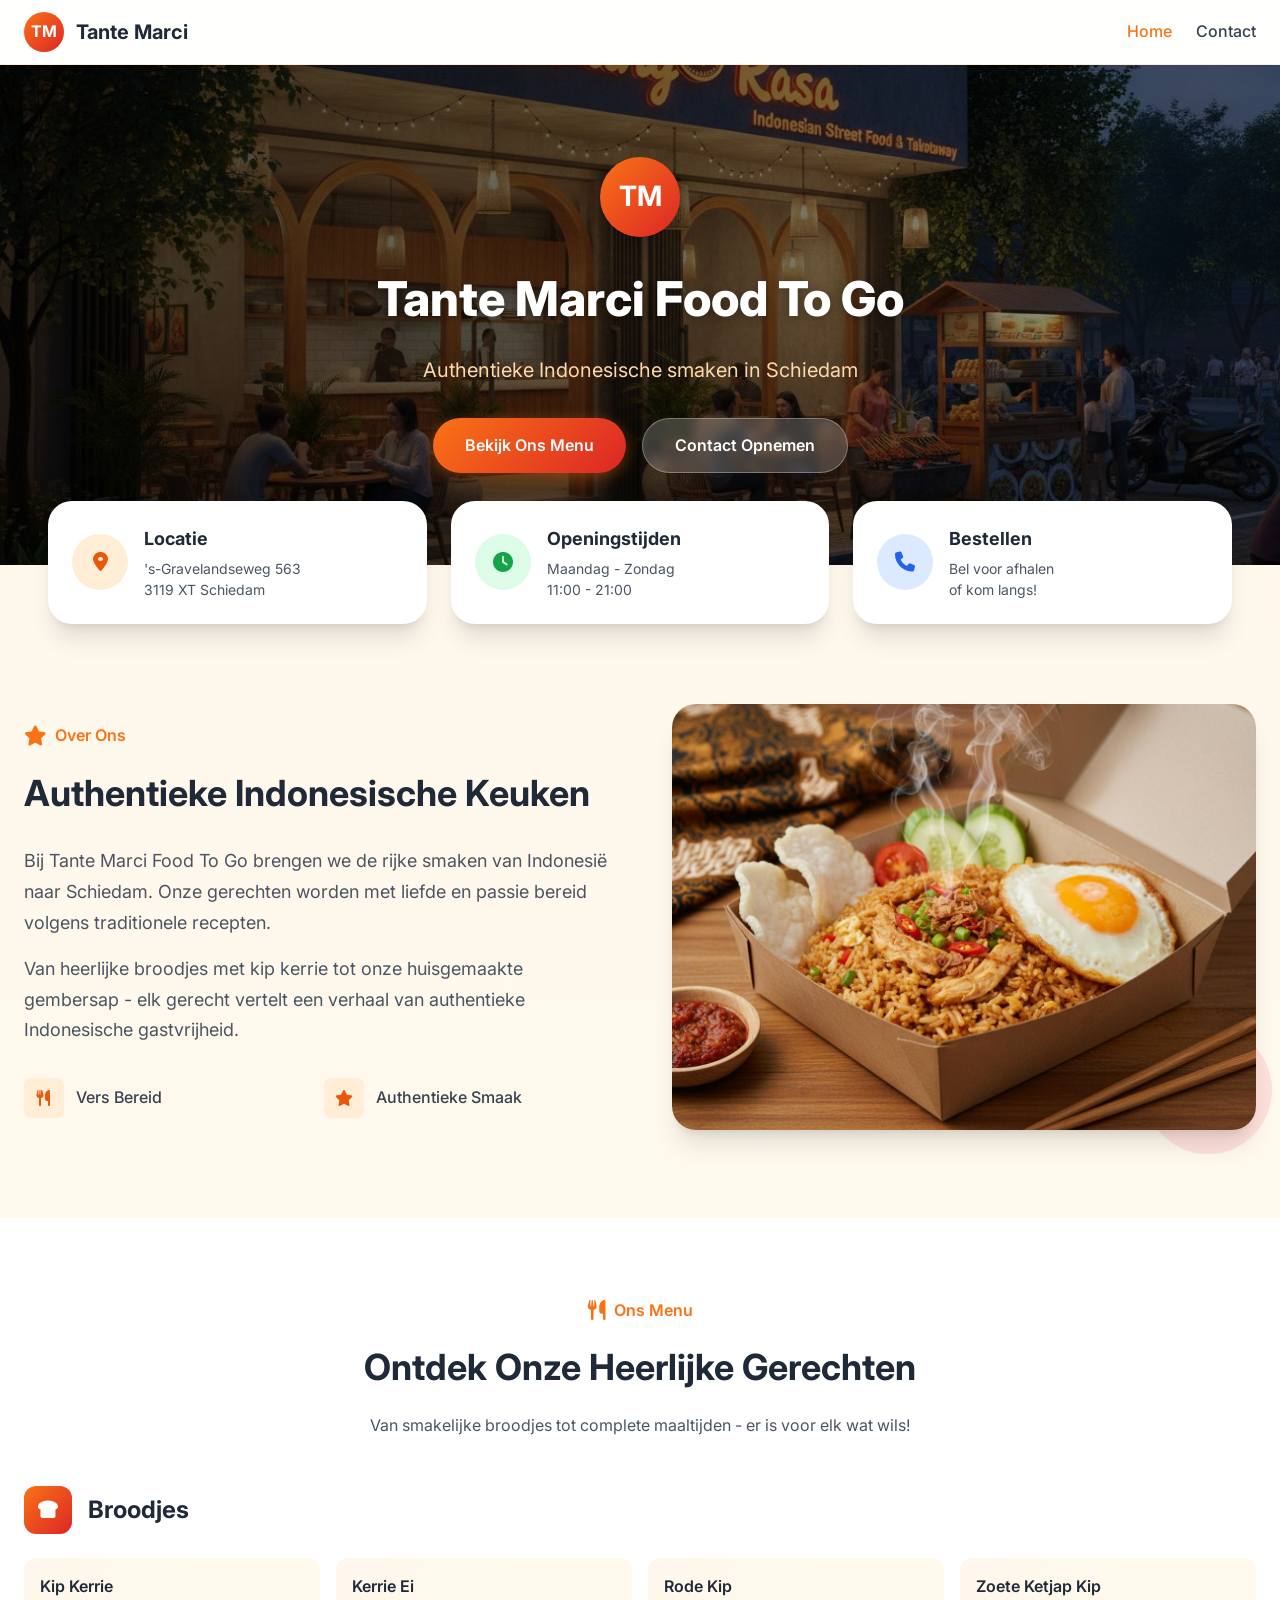
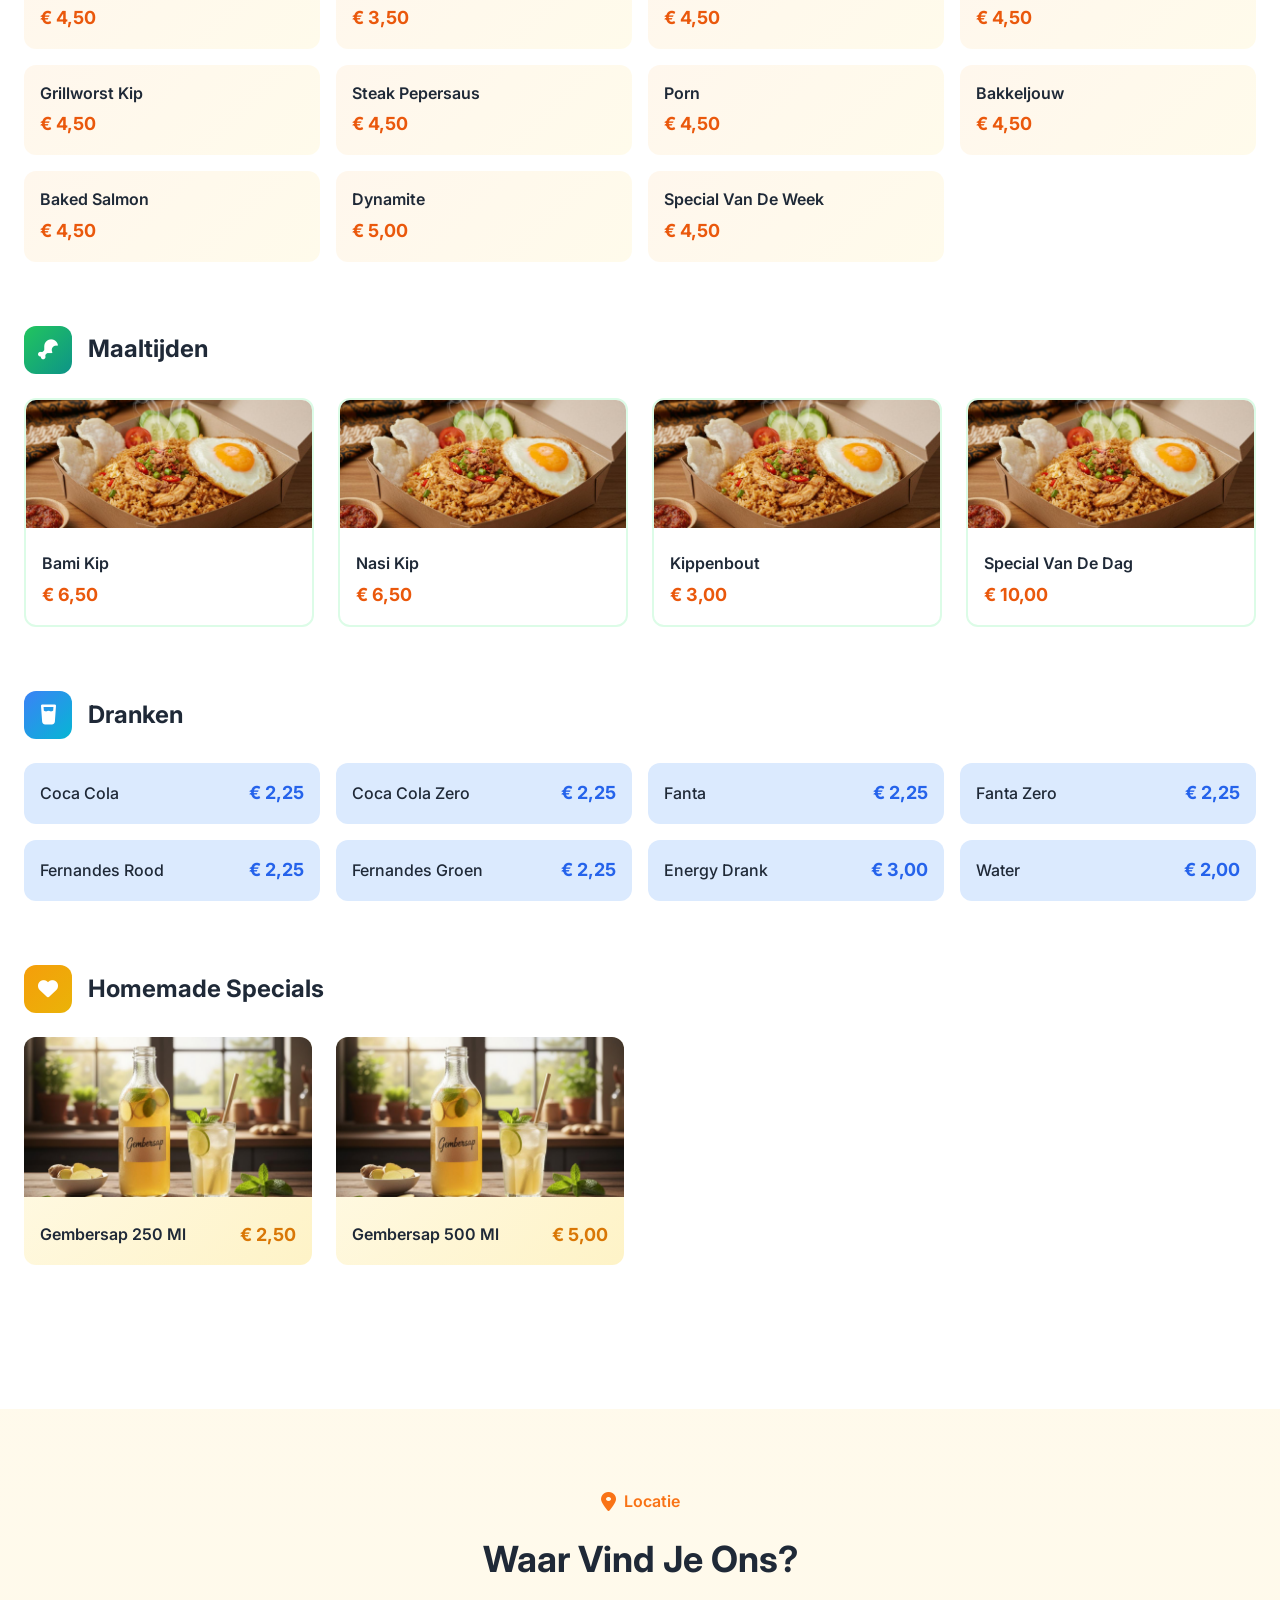
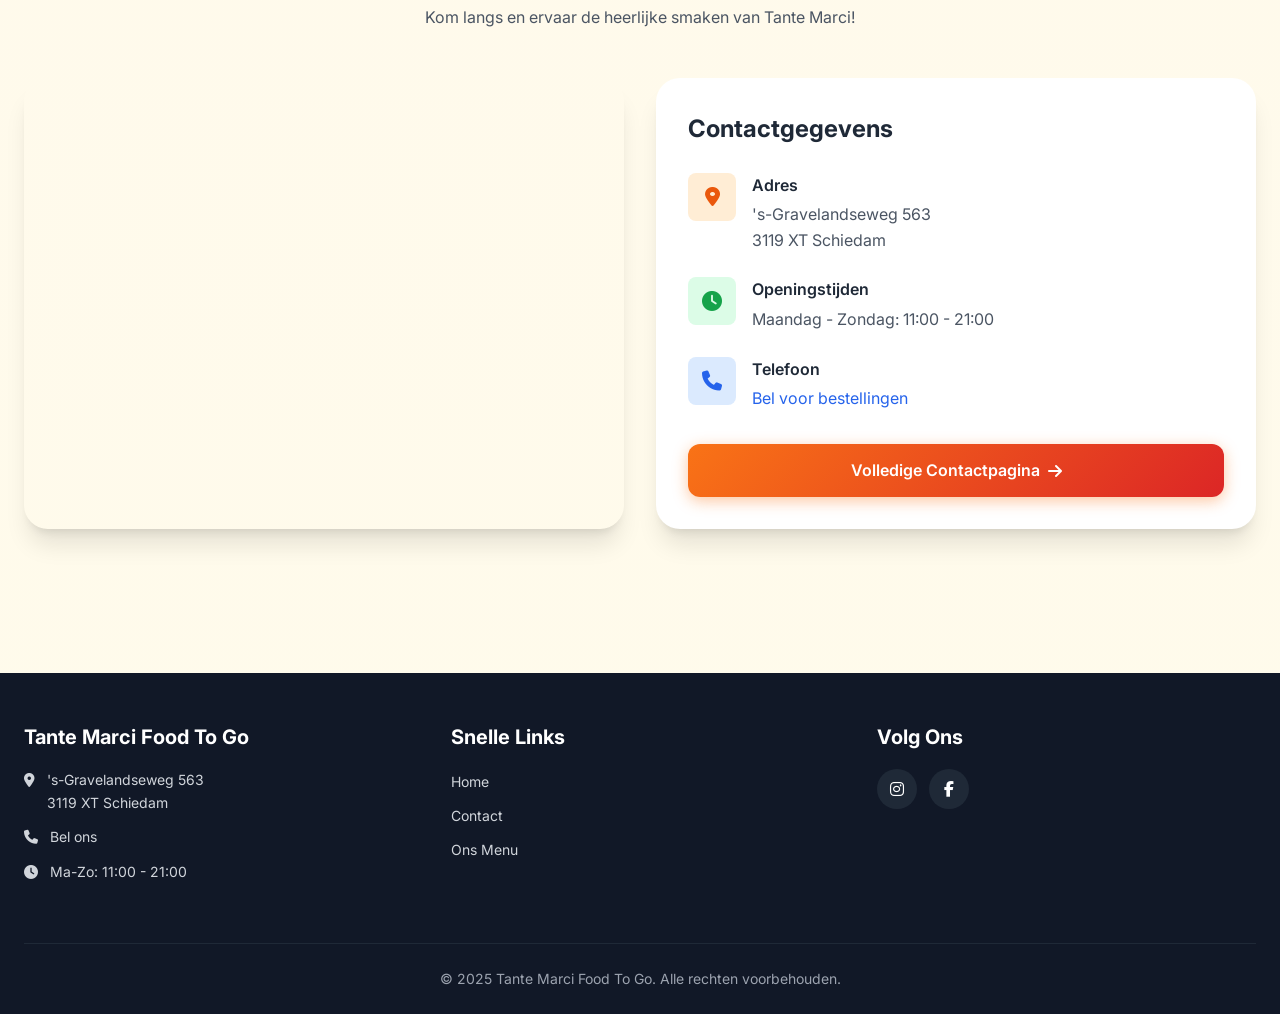
<file: index.html>
<!DOCTYPE html>
<html lang="nl">
<head>
    <meta charset="UTF-8">
    <meta name="viewport" content="width=device-width, initial-scale=1.0">
    <title>Tante Marci Food To Go - Indonesisch Restaurant Schiedam</title>
    <link rel="stylesheet" href="styles.css">
    <link href="https://fonts.googleapis.com/css2?family=Inter:wght@300;400;500;600;700;800&display=swap" rel="stylesheet">
    <link rel="stylesheet" href="https://cdnjs.cloudflare.com/ajax/libs/font-awesome/6.4.0/css/all.min.css">
</head>
<body>
    <!-- Navigation -->
    <nav class="navbar">
        <div class="nav-container">
            <a href="index.html" class="logo">
                <div class="logo-circle">TM</div>
                <span class="logo-text">Tante Marci</span>
            </a>
            <div class="nav-links">
                <a href="index.html" class="nav-link active">Home</a>
                <a href="contact.html" class="nav-link">Contact</a>
            </div>
            <button class="mobile-menu-btn" onclick="toggleMenu()">
                <i class="fas fa-bars"></i>
            </button>
        </div>
        <div class="mobile-menu" id="mobileMenu">
            <a href="index.html" class="mobile-link">Home</a>
            <a href="contact.html" class="mobile-link">Contact</a>
        </div>
    </nav>

    <!-- Hero Section -->
    <section class="hero">
        <div class="hero-bg">
            <img src="restaurant-hero.jpg" alt="Tante Marci Restaurant">
            <div class="hero-overlay"></div>
        </div>
        <div class="hero-content">
            <div class="hero-logo">
                <div class="hero-logo-circle">TM</div>
            </div>
            <h1>Tante Marci Food To Go</h1>
            <p class="hero-subtitle">Authentieke Indonesische smaken in Schiedam</p>
            <div class="hero-buttons">
                <a href="#menu" class="btn btn-primary">Bekijk Ons Menu</a>
                <a href="contact.html" class="btn btn-secondary">Contact Opnemen</a>
            </div>
        </div>
    </section>

    <!-- Info Cards -->
    <section class="info-cards">
        <div class="container">
            <div class="cards-grid">
                <div class="info-card">
                    <div class="info-icon orange">
                        <i class="fas fa-map-marker-alt"></i>
                    </div>
                    <div class="info-content">
                        <h3>Locatie</h3>
                        <p>'s-Gravelandseweg 563<br>3119 XT Schiedam</p>
                    </div>
                </div>
                <div class="info-card">
                    <div class="info-icon green">
                        <i class="fas fa-clock"></i>
                    </div>
                    <div class="info-content">
                        <h3>Openingstijden</h3>
                        <p>Maandag - Zondag<br>11:00 - 21:00</p>
                    </div>
                </div>
                <div class="info-card">
                    <div class="info-icon blue">
                        <i class="fas fa-phone"></i>
                    </div>
                    <div class="info-content">
                        <h3>Bestellen</h3>
                        <p>Bel voor afhalen<br>of kom langs!</p>
                    </div>
                </div>
            </div>
        </div>
    </section>

    <!-- About Section -->
    <section class="about">
        <div class="container">
            <div class="about-grid">
                <div class="about-content">
                    <div class="section-label">
                        <i class="fas fa-star"></i>
                        <span>Over Ons</span>
                    </div>
                    <h2>Authentieke Indonesische Keuken</h2>
                    <p>Bij Tante Marci Food To Go brengen we de rijke smaken van Indonesië naar Schiedam. Onze gerechten worden met liefde en passie bereid volgens traditionele recepten.</p>
                    <p>Van heerlijke broodjes met kip kerrie tot onze huisgemaakte gembersap - elk gerecht vertelt een verhaal van authentieke Indonesische gastvrijheid.</p>
                    <div class="about-features">
                        <div class="feature">
                            <div class="feature-icon">
                                <i class="fas fa-utensils"></i>
                            </div>
                            <span>Vers Bereid</span>
                        </div>
                        <div class="feature">
                            <div class="feature-icon">
                                <i class="fas fa-star"></i>
                            </div>
                            <span>Authentieke Smaak</span>
                        </div>
                    </div>
                </div>
                <div class="about-image">
                    <div class="image-decoration orange"></div>
                    <div class="image-decoration red"></div>
                    <img src="nasi-kip.jpg" alt="Heerlijk Indonesisch eten">
                </div>
            </div>
        </div>
    </section>

    <!-- Menu Section -->
    <section id="menu" class="menu">
        <div class="container">
            <div class="section-header">
                <div class="section-label center">
                    <i class="fas fa-utensils"></i>
                    <span>Ons Menu</span>
                </div>
                <h2>Ontdek Onze Heerlijke Gerechten</h2>
                <p>Van smakelijke broodjes tot complete maaltijden - er is voor elk wat wils!</p>
            </div>

            <!-- Broodjes -->
            <div class="menu-category">
                <div class="category-header">
                    <div class="category-icon orange-gradient">
                        <i class="fas fa-bread-slice"></i>
                    </div>
                    <h3>Broodjes</h3>
                </div>
                <div class="menu-grid">
                    <div class="menu-item">
                        <div class="item-info">
                            <h4>Kip Kerrie</h4>
                            <span class="price">€ 4,50</span>
                        </div>
                    </div>
                    <div class="menu-item">
                        <div class="item-info">
                            <h4>Kerrie Ei</h4>
                            <span class="price">€ 3,50</span>
                        </div>
                    </div>
                    <div class="menu-item">
                        <div class="item-info">
                            <h4>Rode Kip</h4>
                            <span class="price">€ 4,50</span>
                        </div>
                    </div>
                    <div class="menu-item">
                        <div class="item-info">
                            <h4>Zoete Ketjap Kip</h4>
                            <span class="price">€ 4,50</span>
                        </div>
                    </div>
                    <div class="menu-item">
                        <div class="item-info">
                            <h4>Grillworst Kip</h4>
                            <span class="price">€ 4,50</span>
                        </div>
                    </div>
                    <div class="menu-item">
                        <div class="item-info">
                            <h4>Steak Pepersaus</h4>
                            <span class="price">€ 4,50</span>
                        </div>
                    </div>
                    <div class="menu-item">
                        <div class="item-info">
                            <h4>Porn</h4>
                            <span class="price">€ 4,50</span>
                        </div>
                    </div>
                    <div class="menu-item">
                        <div class="item-info">
                            <h4>Bakkeljouw</h4>
                            <span class="price">€ 4,50</span>
                        </div>
                    </div>
                    <div class="menu-item">
                        <div class="item-info">
                            <h4>Baked Salmon</h4>
                            <span class="price">€ 4,50</span>
                        </div>
                    </div>
                    <div class="menu-item">
                        <div class="item-info">
                            <h4>Dynamite</h4>
                            <span class="price">€ 5,00</span>
                        </div>
                    </div>
                    <div class="menu-item">
                        <div class="item-info">
                            <h4>Special Van De Week</h4>
                            <span class="price">€ 4,50</span>
                        </div>
                    </div>
                </div>
            </div>

            <!-- Maaltijden -->
            <div class="menu-category">
                <div class="category-header">
                    <div class="category-icon green-gradient">
                        <i class="fas fa-drumstick-bite"></i>
                    </div>
                    <h3>Maaltijden</h3>
                </div>
                <div class="meals-grid">
                    <div class="meal-card">
                        <img src="nasi-kip.jpg" alt="Bami Kip">
                        <div class="meal-info">
                            <h4>Bami Kip</h4>
                            <span class="price">€ 6,50</span>
                        </div>
                    </div>
                    <div class="meal-card">
                        <img src="nasi-kip.jpg" alt="Nasi Kip">
                        <div class="meal-info">
                            <h4>Nasi Kip</h4>
                            <span class="price">€ 6,50</span>
                        </div>
                    </div>
                    <div class="meal-card">
                        <img src="nasi-kip.jpg" alt="Kippenbout">
                        <div class="meal-info">
                            <h4>Kippenbout</h4>
                            <span class="price">€ 3,00</span>
                        </div>
                    </div>
                    <div class="meal-card">
                        <img src="nasi-kip.jpg" alt="Special Van De Dag">
                        <div class="meal-info">
                            <h4>Special Van De Dag</h4>
                            <span class="price">€ 10,00</span>
                        </div>
                    </div>
                </div>
            </div>

            <!-- Dranken -->
            <div class="menu-category">
                <div class="category-header">
                    <div class="category-icon blue-gradient">
                        <i class="fas fa-glass-water"></i>
                    </div>
                    <h3>Dranken</h3>
                </div>
                <div class="drinks-grid">
                    <div class="drink-item">
                        <span>Coca Cola</span>
                        <span class="price">€ 2,25</span>
                    </div>
                    <div class="drink-item">
                        <span>Coca Cola Zero</span>
                        <span class="price">€ 2,25</span>
                    </div>
                    <div class="drink-item">
                        <span>Fanta</span>
                        <span class="price">€ 2,25</span>
                    </div>
                    <div class="drink-item">
                        <span>Fanta Zero</span>
                        <span class="price">€ 2,25</span>
                    </div>
                    <div class="drink-item">
                        <span>Fernandes Rood</span>
                        <span class="price">€ 2,25</span>
                    </div>
                    <div class="drink-item">
                        <span>Fernandes Groen</span>
                        <span class="price">€ 2,25</span>
                    </div>
                    <div class="drink-item">
                        <span>Energy Drank</span>
                        <span class="price">€ 3,00</span>
                    </div>
                    <div class="drink-item">
                        <span>Water</span>
                        <span class="price">€ 2,00</span>
                    </div>
                </div>
            </div>

            <!-- Homemade -->
            <div class="menu-category">
                <div class="category-header">
                    <div class="category-icon amber-gradient">
                        <i class="fas fa-heart"></i>
                    </div>
                    <h3>Homemade Specials</h3>
                </div>
                <div class="homemade-grid">
                    <div class="homemade-card">
                        <img src="gembersap.jpg" alt="Gembersap">
                        <div class="homemade-info">
                            <h4>Gembersap 250 Ml</h4>
                            <span class="price">€ 2,50</span>
                        </div>
                    </div>
                    <div class="homemade-card">
                        <img src="gembersap.jpg" alt="Gembersap">
                        <div class="homemade-info">
                            <h4>Gembersap 500 Ml</h4>
                            <span class="price">€ 5,00</span>
                        </div>
                    </div>
                </div>
            </div>
        </div>
    </section>

    <!-- Location Section -->
    <section class="location">
        <div class="container">
            <div class="section-header">
                <div class="section-label center">
                    <i class="fas fa-map-marker-alt"></i>
                    <span>Locatie</span>
                </div>
                <h2>Waar Vind Je Ons?</h2>
                <p>Kom langs en ervaar de heerlijke smaken van Tante Marci!</p>
            </div>
            <div class="location-grid">
                <div class="map-container">
                    <iframe
                        src="https://www.google.com/maps/embed?pb=!1m18!1m12!1m3!1d2458.5!2d4.38!3d51.92!2m3!1f0!2f0!3f0!3m2!1i1024!2i768!4f13.1!3m3!1m2!1s0x47c435c1cae2dc01%3A0x80fef12d324a6b3e!2sTante%20Marci%20Food%20To%20Go!5e0!3m2!1snl!2snl!4v1700000000000!5m2!1snl!2snl"
                        width="100%"
                        height="400"
                        style="border:0;"
                        allowfullscreen=""
                        loading="lazy"
                        referrerpolicy="no-referrer-when-downgrade">
                    </iframe>
                </div>
                <div class="location-info">
                    <h3>Contactgegevens</h3>
                    <div class="contact-list">
                        <div class="contact-item">
                            <div class="contact-icon orange">
                                <i class="fas fa-map-marker-alt"></i>
                            </div>
                            <div>
                                <h4>Adres</h4>
                                <p>'s-Gravelandseweg 563<br>3119 XT Schiedam</p>
                            </div>
                        </div>
                        <div class="contact-item">
                            <div class="contact-icon green">
                                <i class="fas fa-clock"></i>
                            </div>
                            <div>
                                <h4>Openingstijden</h4>
                                <p>Maandag - Zondag: 11:00 - 21:00</p>
                            </div>
                        </div>
                        <div class="contact-item">
                            <div class="contact-icon blue">
                                <i class="fas fa-phone"></i>
                            </div>
                            <div>
                                <h4>Telefoon</h4>
                                <a href="tel:+31101234567">Bel voor bestellingen</a>
                            </div>
                        </div>
                    </div>
                    <a href="contact.html" class="btn btn-primary btn-full">
                        Volledige Contactpagina
                        <i class="fas fa-arrow-right"></i>
                    </a>
                </div>
            </div>
        </div>
    </section>

    <!-- Footer -->
    <footer class="footer">
        <div class="container">
            <div class="footer-grid">
                <div class="footer-col">
                    <h3>Tante Marci Food To Go</h3>
                    <div class="footer-contact">
                        <p><i class="fas fa-map-marker-alt"></i> 's-Gravelandseweg 563<br>3119 XT Schiedam</p>
                        <p><i class="fas fa-phone"></i> <a href="tel:+31101234567">Bel ons</a></p>
                        <p><i class="fas fa-clock"></i> Ma-Zo: 11:00 - 21:00</p>
                    </div>
                </div>
                <div class="footer-col">
                    <h3>Snelle Links</h3>
                    <ul class="footer-links">
                        <li><a href="index.html">Home</a></li>
                        <li><a href="contact.html">Contact</a></li>
                        <li><a href="#menu">Ons Menu</a></li>
                    </ul>
                </div>
                <div class="footer-col">
                    <h3>Volg Ons</h3>
                    <div class="social-links">
                        <a href="#" class="social-link"><i class="fab fa-instagram"></i></a>
                        <a href="#" class="social-link"><i class="fab fa-facebook-f"></i></a>
                    </div>
                </div>
            </div>
            <div class="footer-bottom">
                <p>&copy; 2025 Tante Marci Food To Go. Alle rechten voorbehouden.</p>
            </div>
        </div>
    </footer>

    <script src="script.js"></script>
</body>
</html>
</file>
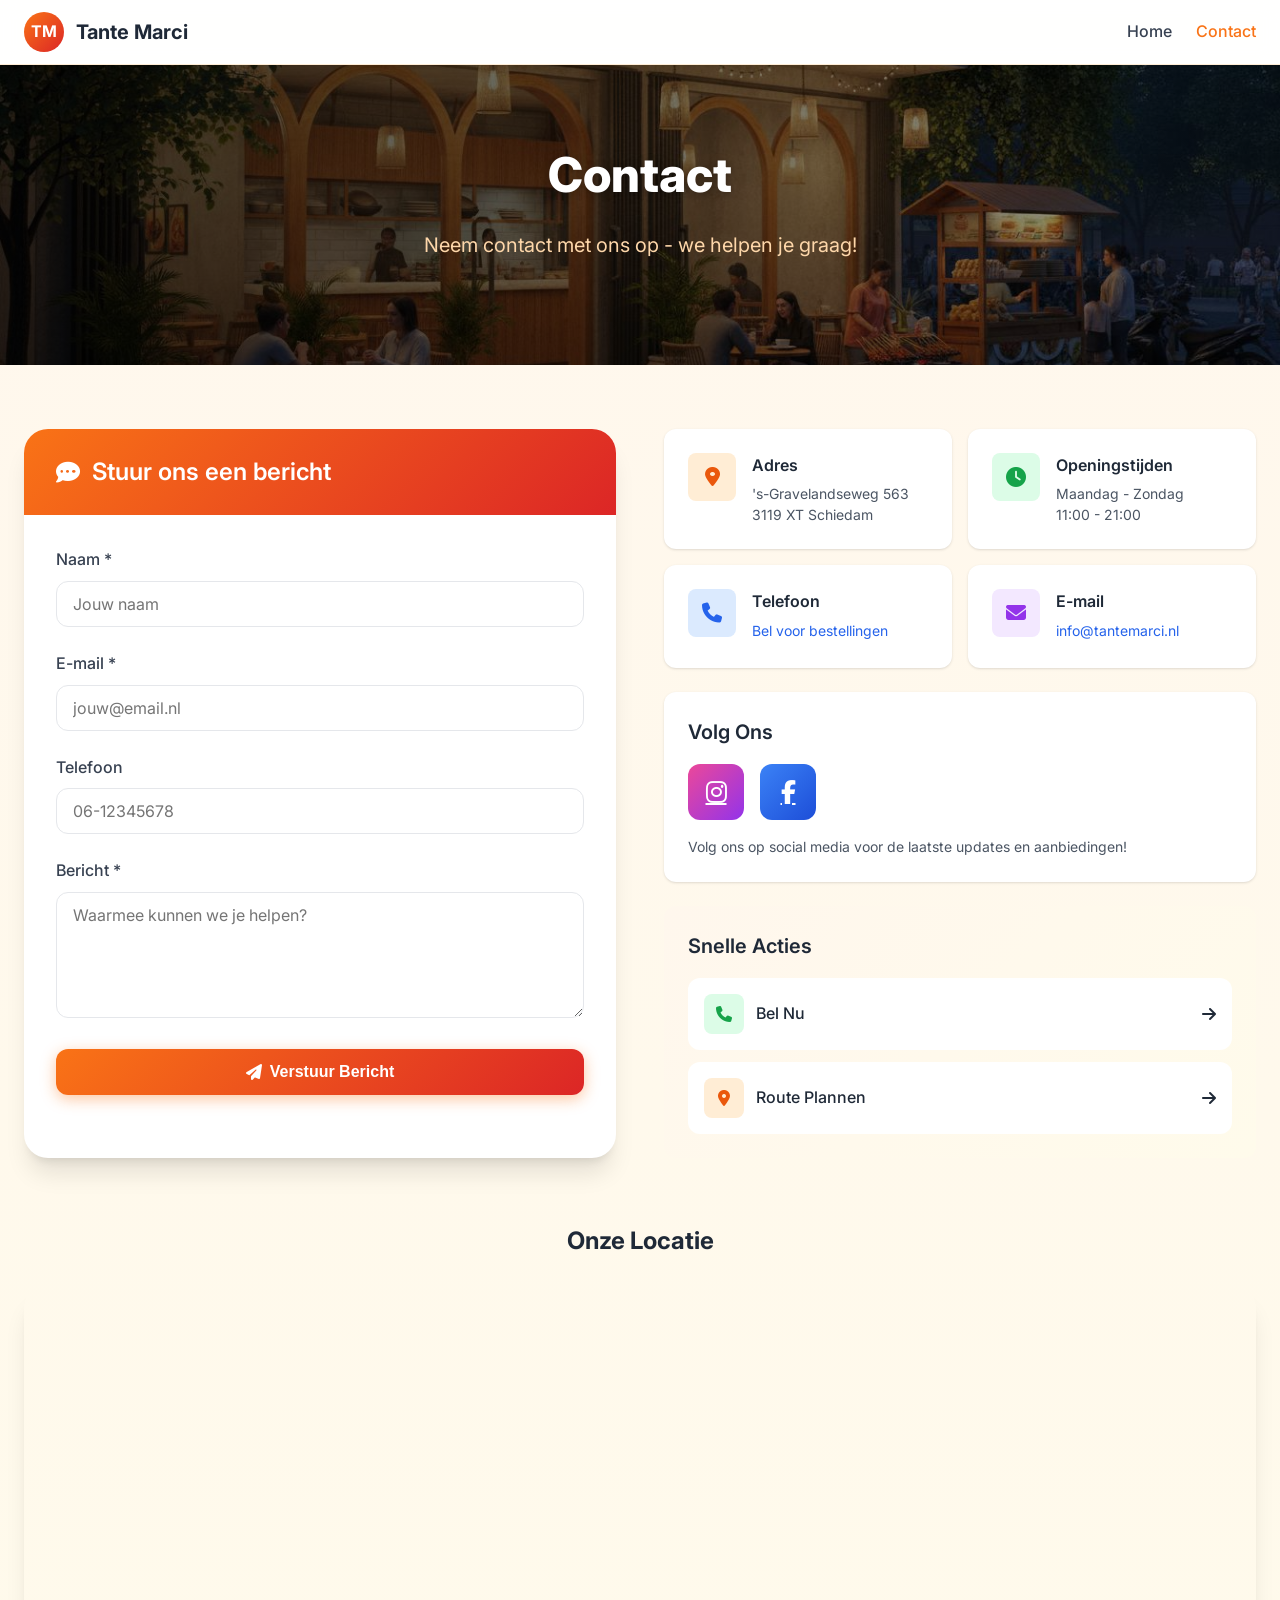
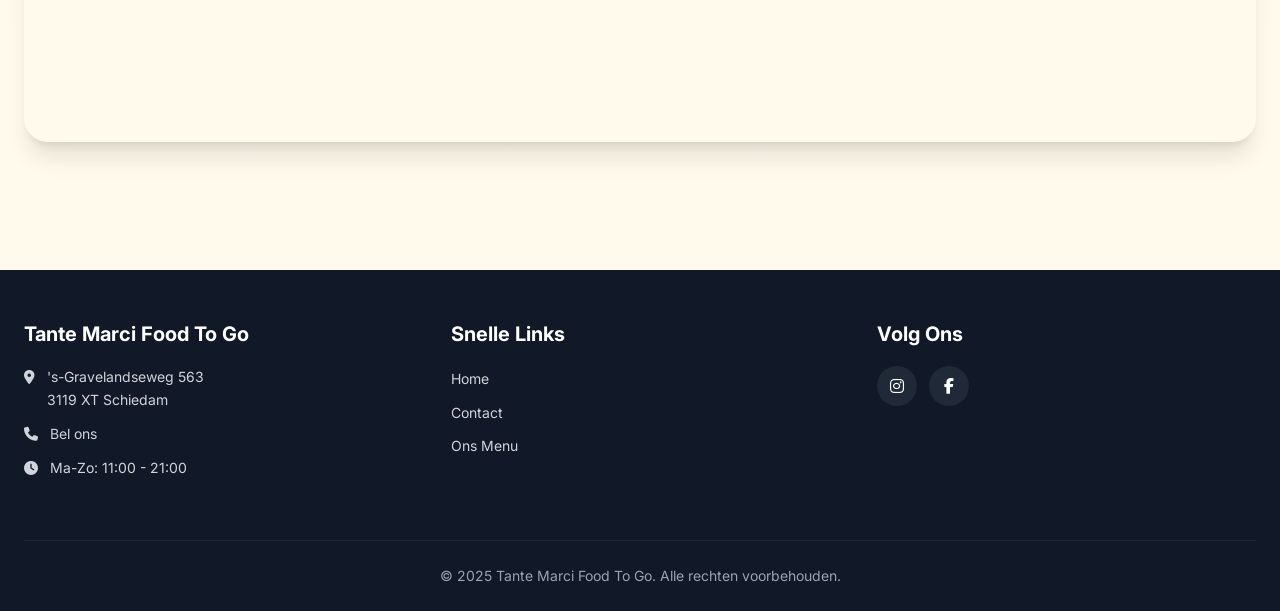
<file: contact.html>
<!DOCTYPE html>
<html lang="nl">
<head>
    <meta charset="UTF-8">
    <meta name="viewport" content="width=device-width, initial-scale=1.0">
    <title>Contact - Tante Marci Food To Go</title>
    <link rel="stylesheet" href="styles.css">
    <link href="https://fonts.googleapis.com/css2?family=Inter:wght@300;400;500;600;700;800&display=swap" rel="stylesheet">
    <link rel="stylesheet" href="https://cdnjs.cloudflare.com/ajax/libs/font-awesome/6.4.0/css/all.min.css">
</head>
<body>
    <!-- Navigation -->
    <nav class="navbar">
        <div class="nav-container">
            <a href="index.html" class="logo">
                <div class="logo-circle">TM</div>
                <span class="logo-text">Tante Marci</span>
            </a>
            <div class="nav-links">
                <a href="index.html" class="nav-link">Home</a>
                <a href="contact.html" class="nav-link active">Contact</a>
            </div>
            <button class="mobile-menu-btn" onclick="toggleMenu()">
                <i class="fas fa-bars"></i>
            </button>
        </div>
        <div class="mobile-menu" id="mobileMenu">
            <a href="index.html" class="mobile-link">Home</a>
            <a href="contact.html" class="mobile-link">Contact</a>
        </div>
    </nav>

    <!-- Hero Section -->
    <section class="hero hero-small">
        <div class="hero-bg">
            <img src="restaurant-hero.jpg" alt="Tante Marci Restaurant">
            <div class="hero-overlay"></div>
        </div>
        <div class="hero-content">
            <h1>Contact</h1>
            <p class="hero-subtitle">Neem contact met ons op - we helpen je graag!</p>
        </div>
    </section>

    <!-- Contact Section -->
    <section class="contact-section">
        <div class="container">
            <div class="contact-grid">
                <!-- Contact Form -->
                <div class="contact-form-container">
                    <div class="form-header">
                        <i class="fas fa-comment-dots"></i>
                        <h2>Stuur ons een bericht</h2>
                    </div>
                    <form id="contactForm" class="contact-form">
                        <div class="form-group">
                            <label for="name">Naam *</label>
                            <input type="text" id="name" name="name" required placeholder="Jouw naam">
                        </div>
                        <div class="form-group">
                            <label for="email">E-mail *</label>
                            <input type="email" id="email" name="email" required placeholder="jouw@email.nl">
                        </div>
                        <div class="form-group">
                            <label for="phone">Telefoon</label>
                            <input type="tel" id="phone" name="phone" placeholder="06-12345678">
                        </div>
                        <div class="form-group">
                            <label for="message">Bericht *</label>
                            <textarea id="message" name="message" required rows="5" placeholder="Waarmee kunnen we je helpen?"></textarea>
                        </div>
                        <button type="submit" class="btn btn-primary btn-full">
                            <i class="fas fa-paper-plane"></i>
                            Verstuur Bericht
                        </button>
                    </form>
                    <div id="successMessage" class="success-message hidden">
                        <div class="success-icon">
                            <i class="fas fa-check-circle"></i>
                        </div>
                        <h3>Bedankt!</h3>
                        <p>Je bericht is succesvol verstuurd.</p>
                    </div>
                </div>

                <!-- Contact Info -->
                <div class="contact-info-container">
                    <!-- Contact Cards -->
                    <div class="contact-cards">
                        <div class="contact-card">
                            <div class="contact-card-icon orange">
                                <i class="fas fa-map-marker-alt"></i>
                            </div>
                            <div class="contact-card-content">
                                <h4>Adres</h4>
                                <p>'s-Gravelandseweg 563<br>3119 XT Schiedam</p>
                            </div>
                        </div>
                        <div class="contact-card">
                            <div class="contact-card-icon green">
                                <i class="fas fa-clock"></i>
                            </div>
                            <div class="contact-card-content">
                                <h4>Openingstijden</h4>
                                <p>Maandag - Zondag<br>11:00 - 21:00</p>
                            </div>
                        </div>
                        <div class="contact-card">
                            <div class="contact-card-icon blue">
                                <i class="fas fa-phone"></i>
                            </div>
                            <div class="contact-card-content">
                                <h4>Telefoon</h4>
                                <a href="tel:+31101234567">Bel voor bestellingen</a>
                            </div>
                        </div>
                        <div class="contact-card">
                            <div class="contact-card-icon purple">
                                <i class="fas fa-envelope"></i>
                            </div>
                            <div class="contact-card-content">
                                <h4>E-mail</h4>
                                <a href="mailto:info@tantemarci.nl">info@tantemarci.nl</a>
                            </div>
                        </div>
                    </div>

                    <!-- Social Media -->
                    <div class="social-card">
                        <h3>Volg Ons</h3>
                        <div class="social-buttons">
                            <a href="#" class="social-btn instagram">
                                <i class="fab fa-instagram"></i>
                            </a>
                            <a href="#" class="social-btn facebook">
                                <i class="fab fa-facebook-f"></i>
                            </a>
                        </div>
                        <p>Volg ons op social media voor de laatste updates en aanbiedingen!</p>
                    </div>

                    <!-- Quick Actions -->
                    <div class="quick-actions">
                        <h3>Snelle Acties</h3>
                        <div class="action-buttons">
                            <a href="tel:+31101234567" class="action-btn">
                                <div class="action-icon">
                                    <i class="fas fa-phone"></i>
                                </div>
                                <span>Bel Nu</span>
                                <i class="fas fa-arrow-right"></i>
                            </a>
                            <a href="https://www.google.com/maps/dir/?api=1&destination=Tante+Marci+Food+To+Go,'s-Gravelandseweg+563,3119+XT+Schiedam" target="_blank" rel="noopener noreferrer" class="action-btn">
                                <div class="action-icon orange">
                                    <i class="fas fa-map-marker-alt"></i>
                                </div>
                                <span>Route Plannen</span>
                                <i class="fas fa-arrow-right"></i>
                            </a>
                        </div>
                    </div>
                </div>
            </div>

            <!-- Map Section -->
            <div class="map-section">
                <h2>Onze Locatie</h2>
                <div class="map-container large">
                    <iframe
                        src="https://www.google.com/maps/embed?pb=!1m18!1m12!1m3!1d2458.5!2d4.38!3d51.92!2m3!1f0!2f0!3f0!3m2!1i1024!2i768!4f13.1!3m3!1m2!1s0x47c435c1cae2dc01%3A0x80fef12d324a6b3e!2sTante%20Marci%20Food%20To%20Go!5e0!3m2!1snl!2snl!4v1700000000000!5m2!1snl!2snl"
                        width="100%"
                        height="450"
                        style="border:0;"
                        allowfullscreen=""
                        loading="lazy"
                        referrerpolicy="no-referrer-when-downgrade">
                    </iframe>
                </div>
            </div>
        </div>
    </section>

    <!-- Footer -->
    <footer class="footer">
        <div class="container">
            <div class="footer-grid">
                <div class="footer-col">
                    <h3>Tante Marci Food To Go</h3>
                    <div class="footer-contact">
                        <p><i class="fas fa-map-marker-alt"></i> 's-Gravelandseweg 563<br>3119 XT Schiedam</p>
                        <p><i class="fas fa-phone"></i> <a href="tel:+31101234567">Bel ons</a></p>
                        <p><i class="fas fa-clock"></i> Ma-Zo: 11:00 - 21:00</p>
                    </div>
                </div>
                <div class="footer-col">
                    <h3>Snelle Links</h3>
                    <ul class="footer-links">
                        <li><a href="index.html">Home</a></li>
                        <li><a href="contact.html">Contact</a></li>
                        <li><a href="index.html#menu">Ons Menu</a></li>
                    </ul>
                </div>
                <div class="footer-col">
                    <h3>Volg Ons</h3>
                    <div class="social-links">
                        <a href="#" class="social-link"><i class="fab fa-instagram"></i></a>
                        <a href="#" class="social-link"><i class="fab fa-facebook-f"></i></a>
                    </div>
                </div>
            </div>
            <div class="footer-bottom">
                <p>&copy; 2025 Tante Marci Food To Go. Alle rechten voorbehouden.</p>
            </div>
        </div>
    </footer>

    <script src="script.js"></script>
</body>
</html>
</file>
<file: styles.css>
/* ===== CSS Variables ===== */
:root {
    --primary: #f97316;
    --primary-dark: #ea580c;
    --secondary: #dc2626;
    --orange-50: #fff7ed;
    --orange-100: #ffedd5;
    --orange-500: #f97316;
    --orange-600: #ea580c;
    --green-100: #dcfce7;
    --green-600: #16a34a;
    --blue-100: #dbeafe;
    --blue-600: #2563eb;
    --purple-100: #f3e8ff;
    --purple-600: #9333ea;
    --gray-50: #f9fafb;
    --gray-100: #f3f4f6;
    --gray-200: #e5e7eb;
    --gray-600: #4b5563;
    --gray-700: #374151;
    --gray-800: #1f2937;
    --gray-900: #111827;
    --white: #ffffff;
    --shadow-sm: 0 1px 2px 0 rgba(0, 0, 0, 0.05);
    --shadow: 0 1px 3px 0 rgba(0, 0, 0, 0.1), 0 1px 2px -1px rgba(0, 0, 0, 0.1);
    --shadow-md: 0 4px 6px -1px rgba(0, 0, 0, 0.1), 0 2px 4px -2px rgba(0, 0, 0, 0.1);
    --shadow-lg: 0 10px 15px -3px rgba(0, 0, 0, 0.1), 0 4px 6px -4px rgba(0, 0, 0, 0.1);
    --shadow-xl: 0 20px 25px -5px rgba(0, 0, 0, 0.1), 0 8px 10px -6px rgba(0, 0, 0, 0.1);
    --radius: 0.75rem;
    --radius-lg: 1rem;
    --radius-xl: 1.5rem;
}

/* ===== Reset & Base ===== */
* {
    margin: 0;
    padding: 0;
    box-sizing: border-box;
}

html {
    scroll-behavior: smooth;
}

body {
    font-family: 'Inter', -apple-system, BlinkMacSystemFont, 'Segoe UI', Roboto, sans-serif;
    background: linear-gradient(to bottom, var(--orange-50), #fffbeb);
    color: var(--gray-800);
    line-height: 1.6;
    min-height: 100vh;
}

.container {
    max-width: 1280px;
    margin: 0 auto;
    padding: 0 1.5rem;
}

/* ===== Navigation ===== */
.navbar {
    position: sticky;
    top: 0;
    z-index: 1000;
    background: rgba(255, 255, 255, 0.95);
    backdrop-filter: blur(10px);
    border-bottom: 1px solid var(--orange-100);
    box-shadow: var(--shadow-sm);
}

.nav-container {
    max-width: 1280px;
    margin: 0 auto;
    padding: 0 1.5rem;
    display: flex;
    justify-content: space-between;
    align-items: center;
    height: 4rem;
}

.logo {
    display: flex;
    align-items: center;
    gap: 0.75rem;
    text-decoration: none;
}

.logo-circle {
    width: 2.5rem;
    height: 2.5rem;
    background: linear-gradient(135deg, var(--orange-500), var(--secondary));
    border-radius: 50%;
    display: flex;
    align-items: center;
    justify-content: center;
    color: white;
    font-weight: 700;
    font-size: 1rem;
}

.logo-text {
    font-size: 1.25rem;
    font-weight: 700;
    color: var(--gray-800);
}

.nav-links {
    display: flex;
    gap: 1.5rem;
}

.nav-link {
    text-decoration: none;
    color: var(--gray-700);
    font-weight: 500;
    transition: color 0.3s ease;
    padding: 0.5rem 0;
}

.nav-link:hover,
.nav-link.active {
    color: var(--orange-500);
}

.mobile-menu-btn {
    display: none;
    background: none;
    border: none;
    font-size: 1.5rem;
    color: var(--gray-700);
    cursor: pointer;
    padding: 0.5rem;
}

.mobile-menu {
    display: none;
    background: white;
    border-top: 1px solid var(--gray-100);
    padding: 1rem;
}

.mobile-menu.active {
    display: block;
}

.mobile-link {
    display: block;
    padding: 0.75rem 0;
    color: var(--gray-700);
    text-decoration: none;
    font-weight: 500;
    border-bottom: 1px solid var(--gray-100);
}

.mobile-link:last-child {
    border-bottom: none;
}

/* ===== Hero Section ===== */
.hero {
    position: relative;
    height: 500px;
    display: flex;
    align-items: center;
    justify-content: center;
    overflow: hidden;
}

.hero-small {
    height: 300px;
}

.hero-bg {
    position: absolute;
    inset: 0;
}

.hero-bg img {
    width: 100%;
    height: 100%;
    object-fit: cover;
}

.hero-overlay {
    position: absolute;
    inset: 0;
    background: linear-gradient(to right, rgba(0,0,0,0.7), rgba(0,0,0,0.4));
}

.hero-content {
    position: relative;
    z-index: 10;
    text-align: center;
    color: white;
    padding: 0 1.5rem;
    max-width: 800px;
}

.hero-logo {
    display: flex;
    justify-content: center;
    margin-bottom: 1.5rem;
}

.hero-logo-circle {
    width: 5rem;
    height: 5rem;
    background: linear-gradient(135deg, var(--orange-500), var(--secondary));
    border-radius: 50%;
    display: flex;
    align-items: center;
    justify-content: center;
    font-size: 1.75rem;
    font-weight: 700;
    box-shadow: 0 10px 30px rgba(0,0,0,0.3);
}

.hero h1 {
    font-size: 3rem;
    font-weight: 800;
    margin-bottom: 1rem;
    text-shadow: 0 2px 10px rgba(0,0,0,0.3);
}

.hero-subtitle {
    font-size: 1.25rem;
    color: #fed7aa;
    margin-bottom: 2rem;
}

.hero-buttons {
    display: flex;
    gap: 1rem;
    justify-content: center;
    flex-wrap: wrap;
}

/* ===== Buttons ===== */
.btn {
    display: inline-flex;
    align-items: center;
    justify-content: center;
    gap: 0.5rem;
    padding: 0.875rem 2rem;
    border-radius: 9999px;
    font-weight: 600;
    text-decoration: none;
    transition: all 0.3s ease;
    cursor: pointer;
    border: none;
    font-size: 1rem;
}

.btn-primary {
    background: linear-gradient(135deg, var(--orange-500), var(--secondary));
    color: white;
    box-shadow: 0 4px 15px rgba(249, 115, 22, 0.4);
}

.btn-primary:hover {
    transform: translateY(-2px);
    box-shadow: 0 6px 20px rgba(249, 115, 22, 0.5);
}

.btn-secondary {
    background: rgba(255, 255, 255, 0.2);
    color: white;
    border: 1px solid rgba(255, 255, 255, 0.3);
    backdrop-filter: blur(5px);
}

.btn-secondary:hover {
    background: rgba(255, 255, 255, 0.3);
}

.btn-full {
    width: 100%;
    border-radius: var(--radius);
}

/* ===== Info Cards ===== */
.info-cards {
    padding: 0 1.5rem;
    margin-top: -4rem;
    position: relative;
    z-index: 20;
}

.cards-grid {
    display: grid;
    grid-template-columns: repeat(3, 1fr);
    gap: 1.5rem;
    max-width: 1280px;
    margin: 0 auto;
}

.info-card {
    background: white;
    border-radius: var(--radius-xl);
    padding: 1.5rem;
    display: flex;
    align-items: center;
    gap: 1rem;
    box-shadow: var(--shadow-xl);
    transition: box-shadow 0.3s ease;
}

.info-card:hover {
    box-shadow: 0 25px 30px -5px rgba(0, 0, 0, 0.15);
}

.info-icon {
    width: 3.5rem;
    height: 3.5rem;
    border-radius: 50%;
    display: flex;
    align-items: center;
    justify-content: center;
    font-size: 1.25rem;
    flex-shrink: 0;
}

.info-icon.orange {
    background: var(--orange-100);
    color: var(--orange-600);
}

.info-icon.green {
    background: var(--green-100);
    color: var(--green-600);
}

.info-icon.blue {
    background: var(--blue-100);
    color: var(--blue-600);
}

.info-content h3 {
    font-size: 1.125rem;
    font-weight: 700;
    color: var(--gray-800);
    margin-bottom: 0.25rem;
}

.info-content p {
    font-size: 0.875rem;
    color: var(--gray-600);
    line-height: 1.5;
}

/* ===== About Section ===== */
.about {
    padding: 5rem 0;
}

.about-grid {
    display: grid;
    grid-template-columns: 1fr 1fr;
    gap: 4rem;
    align-items: center;
}

.section-label {
    display: flex;
    align-items: center;
    gap: 0.5rem;
    color: var(--orange-500);
    font-weight: 600;
    margin-bottom: 1rem;
}

.section-label.center {
    justify-content: center;
}

.section-label i {
    font-size: 1.25rem;
}

.about h2 {
    font-size: 2.25rem;
    font-weight: 700;
    color: var(--gray-800);
    margin-bottom: 1.5rem;
}

.about p {
    color: var(--gray-600);
    font-size: 1.125rem;
    margin-bottom: 1rem;
    line-height: 1.7;
}

.about-features {
    display: grid;
    grid-template-columns: repeat(2, 1fr);
    gap: 1rem;
    margin-top: 2rem;
}

.feature {
    display: flex;
    align-items: center;
    gap: 0.75rem;
}

.feature-icon {
    width: 2.5rem;
    height: 2.5rem;
    background: var(--orange-100);
    border-radius: 0.5rem;
    display: flex;
    align-items: center;
    justify-content: center;
    color: var(--orange-600);
}

.feature span {
    font-weight: 500;
    color: var(--gray-700);
}

.about-image {
    position: relative;
}

.image-decoration {
    position: absolute;
    border-radius: 50%;
    opacity: 0.5;
}

.image-decoration.orange {
    width: 6rem;
    height: 6rem;
    background: var(--orange-200);
    top: -1rem;
    left: -1rem;
}

.image-decoration.red {
    width: 8rem;
    height: 8rem;
    background: #fecaca;
    bottom: -1rem;
    right: -1rem;
}

.about-image img {
    position: relative;
    border-radius: var(--radius-xl);
    box-shadow: var(--shadow-xl);
    width: 100%;
}

/* ===== Menu Section ===== */
.menu {
    padding: 5rem 0;
    background: white;
}

.section-header {
    text-align: center;
    margin-bottom: 3rem;
}

.section-header h2 {
    font-size: 2.25rem;
    font-weight: 700;
    color: var(--gray-800);
    margin-bottom: 1rem;
}

.section-header p {
    color: var(--gray-600);
    max-width: 600px;
    margin: 0 auto;
}

.menu-category {
    margin-bottom: 4rem;
}

.category-header {
    display: flex;
    align-items: center;
    gap: 1rem;
    margin-bottom: 1.5rem;
}

.category-icon {
    width: 3rem;
    height: 3rem;
    border-radius: 0.75rem;
    display: flex;
    align-items: center;
    justify-content: center;
    color: white;
    font-size: 1.25rem;
}

.category-icon.orange-gradient {
    background: linear-gradient(135deg, var(--orange-500), var(--secondary));
}

.category-icon.green-gradient {
    background: linear-gradient(135deg, #22c55e, #0d9488);
}

.category-icon.blue-gradient {
    background: linear-gradient(135deg, #3b82f6, #06b6d4);
}

.category-icon.amber-gradient {
    background: linear-gradient(135deg, #f59e0b, #eab308);
}

.category-header h3 {
    font-size: 1.5rem;
    font-weight: 700;
    color: var(--gray-800);
}

/* Menu Grid */
.menu-grid {
    display: grid;
    grid-template-columns: repeat(4, 1fr);
    gap: 1rem;
}

.menu-item {
    background: linear-gradient(135deg, var(--orange-50), #fffbeb);
    border-radius: var(--radius);
    padding: 1rem;
    transition: all 0.3s ease;
}

.menu-item:hover {
    transform: translateY(-4px);
    box-shadow: var(--shadow-lg);
}

.item-info h4 {
    font-weight: 600;
    color: var(--gray-800);
    margin-bottom: 0.25rem;
}

.price {
    font-weight: 700;
    color: var(--orange-600);
    font-size: 1.125rem;
}

/* Meals Grid */
.meals-grid {
    display: grid;
    grid-template-columns: repeat(4, 1fr);
    gap: 1.5rem;
}

.meal-card {
    background: white;
    border: 2px solid var(--green-100);
    border-radius: var(--radius);
    overflow: hidden;
    transition: all 0.3s ease;
}

.meal-card:hover {
    transform: translateY(-4px);
    box-shadow: var(--shadow-lg);
}

.meal-card img {
    width: 100%;
    height: 8rem;
    object-fit: cover;
}

.meal-info {
    padding: 1rem;
}

.meal-info h4 {
    font-weight: 600;
    color: var(--gray-800);
    margin-bottom: 0.25rem;
}

/* Drinks Grid */
.drinks-grid {
    display: grid;
    grid-template-columns: repeat(4, 1fr);
    gap: 1rem;
}

.drink-item {
    background: var(--blue-100);
    border-radius: var(--radius);
    padding: 1rem;
    display: flex;
    justify-content: space-between;
    align-items: center;
    transition: background 0.3s ease;
}

.drink-item:hover {
    background: #bfdbfe;
}

.drink-item span:first-child {
    font-weight: 500;
    color: var(--gray-800);
}

.drink-item .price {
    color: var(--blue-600);
}

/* Homemade Grid */
.homemade-grid {
    display: grid;
    grid-template-columns: repeat(2, 1fr);
    gap: 1.5rem;
    max-width: 600px;
}

.homemade-card {
    background: linear-gradient(135deg, #fffbeb, #fef3c7);
    border-radius: var(--radius);
    overflow: hidden;
    transition: all 0.3s ease;
}

.homemade-card:hover {
    transform: translateY(-4px);
    box-shadow: var(--shadow-lg);
}

.homemade-card img {
    width: 100%;
    height: 10rem;
    object-fit: cover;
}

.homemade-info {
    padding: 1rem;
    display: flex;
    justify-content: space-between;
    align-items: center;
}

.homemade-info h4 {
    font-weight: 600;
    color: var(--gray-800);
}

.homemade-info .price {
    color: #d97706;
}

/* ===== Location Section ===== */
.location {
    padding: 5rem 0;
}

.location-grid {
    display: grid;
    grid-template-columns: 1fr 1fr;
    gap: 2rem;
}

.map-container {
    border-radius: var(--radius-xl);
    overflow: hidden;
    box-shadow: var(--shadow-xl);
}

.map-container iframe {
    width: 100%;
    height: 100%;
    min-height: 400px;
}

.location-info {
    background: white;
    border-radius: var(--radius-xl);
    padding: 2rem;
    box-shadow: var(--shadow-xl);
}

.location-info h3 {
    font-size: 1.5rem;
    font-weight: 700;
    color: var(--gray-800);
    margin-bottom: 1.5rem;
}

.contact-list {
    display: flex;
    flex-direction: column;
    gap: 1.5rem;
    margin-bottom: 2rem;
}

.contact-item {
    display: flex;
    gap: 1rem;
}

.contact-icon {
    width: 3rem;
    height: 3rem;
    border-radius: 0.5rem;
    display: flex;
    align-items: center;
    justify-content: center;
    font-size: 1.25rem;
    flex-shrink: 0;
}

.contact-icon.orange {
    background: var(--orange-100);
    color: var(--orange-600);
}

.contact-icon.green {
    background: var(--green-100);
    color: var(--green-600);
}

.contact-icon.blue {
    background: var(--blue-100);
    color: var(--blue-600);
}

.contact-item h4 {
    font-weight: 600;
    color: var(--gray-800);
    margin-bottom: 0.25rem;
}

.contact-item p {
    color: var(--gray-600);
}

.contact-item a {
    color: var(--blue-600);
    text-decoration: none;
}

.contact-item a:hover {
    text-decoration: underline;
}

/* ===== Contact Section ===== */
.contact-section {
    padding: 4rem 0;
}

.contact-grid {
    display: grid;
    grid-template-columns: 1fr 1fr;
    gap: 3rem;
}

.contact-form-container {
    background: white;
    border-radius: var(--radius-xl);
    box-shadow: var(--shadow-xl);
    overflow: hidden;
}

.form-header {
    background: linear-gradient(135deg, var(--orange-500), var(--secondary));
    color: white;
    padding: 1.5rem 2rem;
    display: flex;
    align-items: center;
    gap: 0.75rem;
}

.form-header i {
    font-size: 1.5rem;
}

.form-header h2 {
    font-size: 1.5rem;
    font-weight: 600;
}

.contact-form {
    padding: 2rem;
}

.form-group {
    margin-bottom: 1.5rem;
}

.form-group label {
    display: block;
    font-weight: 500;
    color: var(--gray-700);
    margin-bottom: 0.5rem;
}

.form-group input,
.form-group textarea {
    width: 100%;
    padding: 0.75rem 1rem;
    border: 1px solid var(--gray-200);
    border-radius: var(--radius);
    font-size: 1rem;
    font-family: inherit;
    transition: border-color 0.3s ease, box-shadow 0.3s ease;
}

.form-group input:focus,
.form-group textarea:focus {
    outline: none;
    border-color: var(--orange-500);
    box-shadow: 0 0 0 3px rgba(249, 115, 22, 0.1);
}

.form-group textarea {
    resize: vertical;
    min-height: 120px;
}

.success-message {
    text-align: center;
    padding: 3rem 2rem;
}

.success-icon {
    width: 5rem;
    height: 5rem;
    background: var(--green-100);
    border-radius: 50%;
    display: flex;
    align-items: center;
    justify-content: center;
    margin: 0 auto 1rem;
}

.success-icon i {
    font-size: 2.5rem;
    color: var(--green-600);
}

.success-message h3 {
    font-size: 1.5rem;
    font-weight: 700;
    color: var(--gray-800);
    margin-bottom: 0.5rem;
}

.success-message p {
    color: var(--gray-600);
}

.hidden {
    display: none;
}

/* Contact Info Container */
.contact-info-container {
    display: flex;
    flex-direction: column;
    gap: 1.5rem;
}

.contact-cards {
    display: grid;
    grid-template-columns: repeat(2, 1fr);
    gap: 1rem;
}

.contact-card {
    background: white;
    border-radius: var(--radius);
    padding: 1.5rem;
    display: flex;
    gap: 1rem;
    box-shadow: var(--shadow);
    transition: box-shadow 0.3s ease;
}

.contact-card:hover {
    box-shadow: var(--shadow-lg);
}

.contact-card-icon {
    width: 3rem;
    height: 3rem;
    border-radius: 0.5rem;
    display: flex;
    align-items: center;
    justify-content: center;
    font-size: 1.25rem;
    flex-shrink: 0;
}

.contact-card-icon.orange {
    background: var(--orange-100);
    color: var(--orange-600);
}

.contact-card-icon.green {
    background: var(--green-100);
    color: var(--green-600);
}

.contact-card-icon.blue {
    background: var(--blue-100);
    color: var(--blue-600);
}

.contact-card-icon.purple {
    background: var(--purple-100);
    color: var(--purple-600);
}

.contact-card-content h4 {
    font-weight: 600;
    color: var(--gray-800);
    margin-bottom: 0.25rem;
}

.contact-card-content p {
    font-size: 0.875rem;
    color: var(--gray-600);
    line-height: 1.5;
}

.contact-card-content a {
    font-size: 0.875rem;
    color: var(--blue-600);
    text-decoration: none;
}

.contact-card-content a:hover {
    text-decoration: underline;
}

/* Social Card */
.social-card {
    background: white;
    border-radius: var(--radius);
    padding: 1.5rem;
    box-shadow: var(--shadow);
}

.social-card h3 {
    font-size: 1.25rem;
    font-weight: 600;
    color: var(--gray-800);
    margin-bottom: 1rem;
}

.social-buttons {
    display: flex;
    gap: 1rem;
    margin-bottom: 1rem;
}

.social-btn {
    width: 3.5rem;
    height: 3.5rem;
    border-radius: 0.75rem;
    display: flex;
    align-items: center;
    justify-content: center;
    font-size: 1.5rem;
    color: white;
    transition: all 0.3s ease;
}

.social-btn:hover {
    transform: translateY(-4px);
    box-shadow: var(--shadow-lg);
}

.social-btn.instagram {
    background: linear-gradient(135deg, #ec4899, #9333ea);
}

.social-btn.facebook {
    background: linear-gradient(135deg, #3b82f6, #1d4ed8);
}

.social-card p {
    font-size: 0.875rem;
    color: var(--gray-600);
}

/* Quick Actions */
.quick-actions {
    background: linear-gradient(135deg, var(--orange-50), #fffbeb);
    border-radius: var(--radius);
    padding: 1.5rem;
}

.quick-actions h3 {
    font-size: 1.25rem;
    font-weight: 600;
    color: var(--gray-800);
    margin-bottom: 1rem;
}

.action-buttons {
    display: flex;
    flex-direction: column;
    gap: 0.75rem;
}

.action-btn {
    display: flex;
    align-items: center;
    gap: 0.75rem;
    background: white;
    padding: 1rem;
    border-radius: var(--radius);
    text-decoration: none;
    color: var(--gray-800);
    transition: all 0.3s ease;
}

.action-btn:hover {
    box-shadow: var(--shadow-md);
}

.action-icon {
    width: 2.5rem;
    height: 2.5rem;
    background: var(--green-100);
    border-radius: 0.5rem;
    display: flex;
    align-items: center;
    justify-content: center;
    color: var(--green-600);
}

.action-icon.orange {
    background: var(--orange-100);
    color: var(--orange-600);
}

.action-btn span {
    flex: 1;
    font-weight: 500;
}

.action-btn > i:last-child {
    color: var(--gray-400);
}

/* Map Section */
.map-section {
    margin-top: 4rem;
}

.map-section h2 {
    font-size: 1.5rem;
    font-weight: 700;
    color: var(--gray-800);
    text-align: center;
    margin-bottom: 1.5rem;
}

.map-container.large {
    border-radius: var(--radius-xl);
    overflow: hidden;
    box-shadow: var(--shadow-xl);
}

.map-container.large iframe {
    height: 450px;
}

/* ===== Footer ===== */
.footer {
    background: var(--gray-900);
    color: white;
    padding: 3rem 0 0;
    margin-top: 4rem;
}

.footer-grid {
    display: grid;
    grid-template-columns: repeat(3, 1fr);
    gap: 3rem;
    margin-bottom: 3rem;
}

.footer-col h3 {
    font-size: 1.25rem;
    font-weight: 700;
    color: var(--orange-400);
    margin-bottom: 1rem;
}

.footer-contact p {
    display: flex;
    align-items: flex-start;
    gap: 0.75rem;
    color: #d1d5db;
    margin-bottom: 0.75rem;
    font-size: 0.875rem;
    line-height: 1.6;
}

.footer-contact i {
    color: var(--orange-400);
    margin-top: 0.25rem;
}

.footer-contact a {
    color: #d1d5db;
    text-decoration: none;
}

.footer-contact a:hover {
    color: var(--orange-400);
}

.footer-links {
    list-style: none;
}

.footer-links li {
    margin-bottom: 0.5rem;
}

.footer-links a {
    color: #d1d5db;
    text-decoration: none;
    font-size: 0.875rem;
    transition: color 0.3s ease;
}

.footer-links a:hover {
    color: var(--orange-400);
}

.social-links {
    display: flex;
    gap: 0.75rem;
}

.social-link {
    width: 2.5rem;
    height: 2.5rem;
    background: var(--gray-800);
    border-radius: 50%;
    display: flex;
    align-items: center;
    justify-content: center;
    color: white;
    text-decoration: none;
    transition: all 0.3s ease;
}

.social-link:hover {
    background: var(--orange-500);
}

.footer-bottom {
    border-top: 1px solid var(--gray-800);
    padding: 1.5rem 0;
    text-align: center;
}

.footer-bottom p {
    color: #9ca3af;
    font-size: 0.875rem;
}

/* ===== Responsive Design ===== */
@media (max-width: 1024px) {
    .menu-grid {
        grid-template-columns: repeat(3, 1fr);
    }
    
    .meals-grid {
        grid-template-columns: repeat(2, 1fr);
    }
    
    .drinks-grid {
        grid-template-columns: repeat(2, 1fr);
    }
}

@media (max-width: 768px) {
    .nav-links {
        display: none;
    }
    
    .mobile-menu-btn {
        display: block;
    }
    
    .hero h1 {
        font-size: 2rem;
    }
    
    .hero-subtitle {
        font-size: 1rem;
    }
    
    .cards-grid {
        grid-template-columns: 1fr;
    }
    
    .about-grid {
        grid-template-columns: 1fr;
        gap: 2rem;
    }
    
    .menu-grid {
        grid-template-columns: repeat(2, 1fr);
    }
    
    .meals-grid {
        grid-template-columns: 1fr;
    }
    
    .drinks-grid {
        grid-template-columns: 1fr;
    }
    
    .homemade-grid {
        grid-template-columns: 1fr;
    }
    
    .location-grid {
        grid-template-columns: 1fr;
    }
    
    .contact-grid {
        grid-template-columns: 1fr;
    }
    
    .contact-cards {
        grid-template-columns: 1fr;
    }
    
    .footer-grid {
        grid-template-columns: 1fr;
        gap: 2rem;
    }
}

@media (max-width: 480px) {
    .hero h1 {
        font-size: 1.75rem;
    }
    
    .menu-grid {
        grid-template-columns: 1fr;
    }
    
    .about h2,
    .section-header h2 {
        font-size: 1.75rem;
    }
    
    .about-features {
        grid-template-columns: 1fr;
    }
}

/* ===== Scrollbar ===== */
::-webkit-scrollbar {
    width: 8px;
}

::-webkit-scrollbar-track {
    background: var(--gray-100);
}

::-webkit-scrollbar-thumb {
    background: linear-gradient(to bottom, var(--orange-500), var(--secondary));
    border-radius: 4px;
}

::-webkit-scrollbar-thumb:hover {
    background: linear-gradient(to bottom, var(--orange-600), #b91c1c);
}

/* ===== Selection ===== */
::selection {
    background: rgba(249, 115, 22, 0.3);
    color: inherit;
}
</file>
